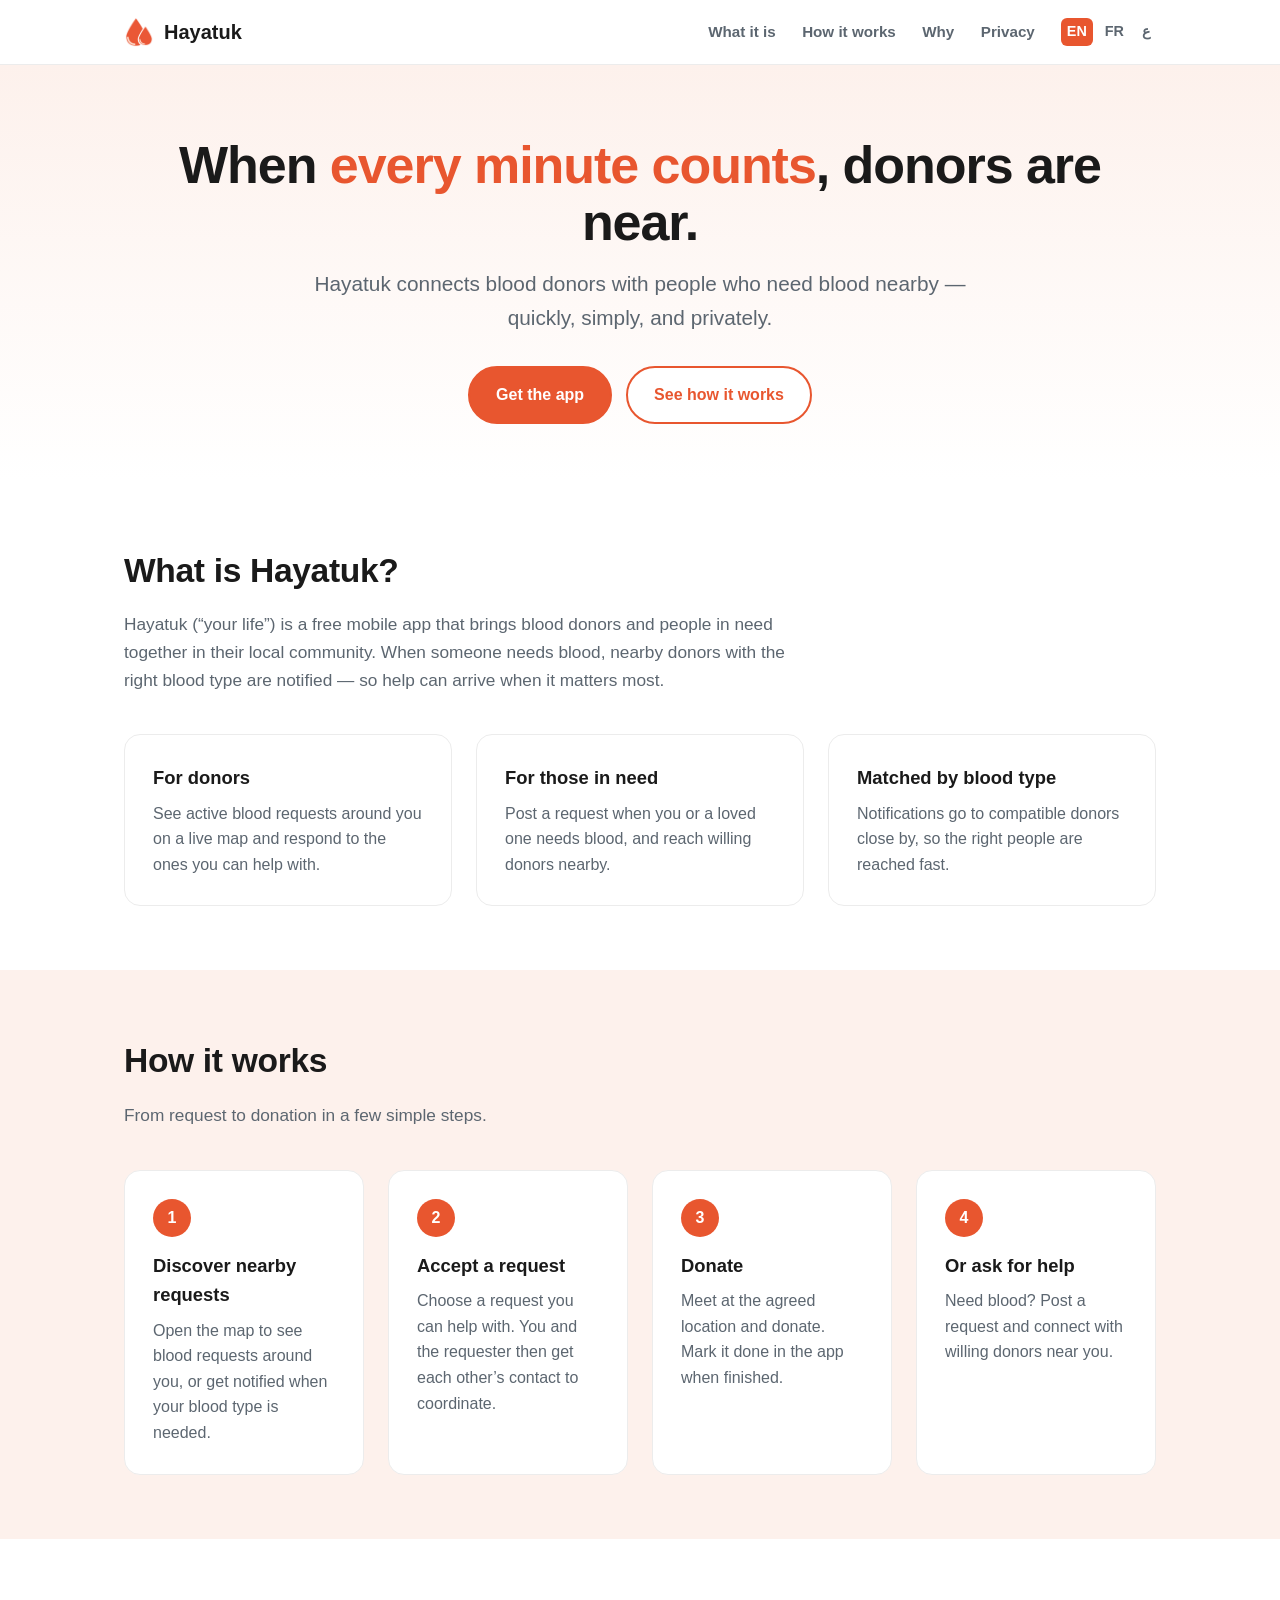
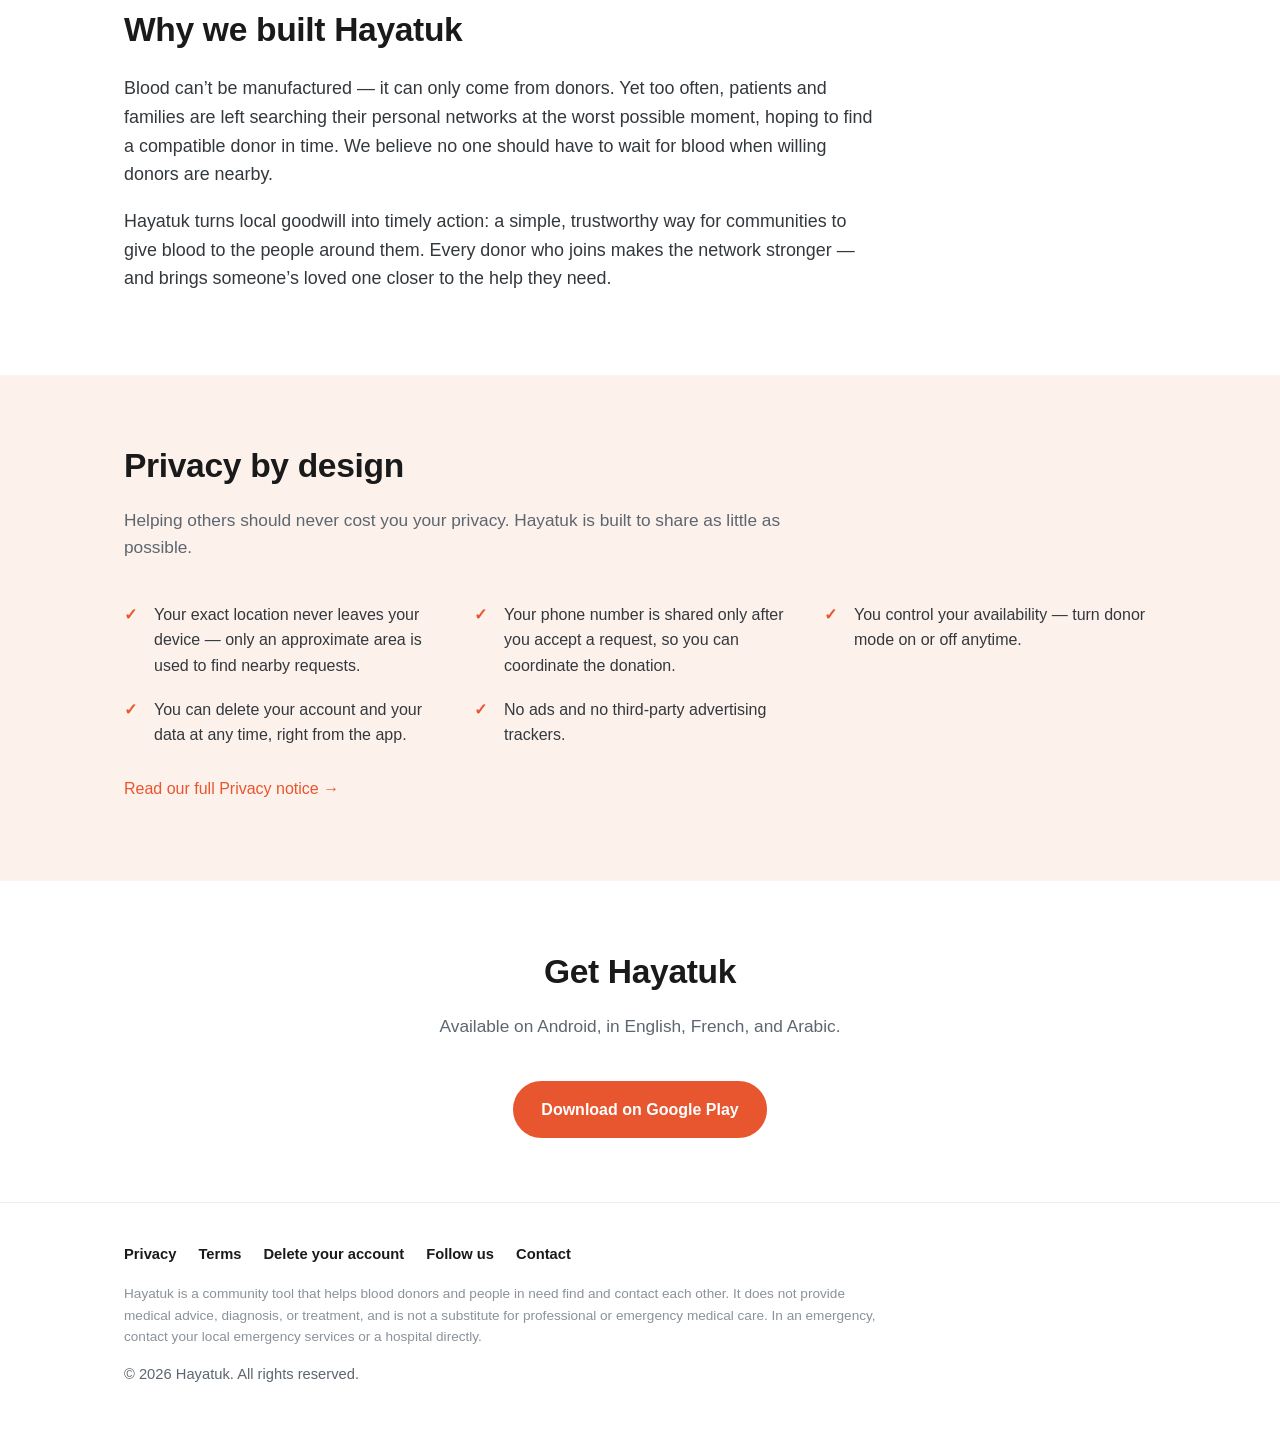
<file: index.html>
<!DOCTYPE html>
<html lang="en">
<head>
  <meta charset="UTF-8" />
  <meta name="viewport" content="width=device-width, initial-scale=1.0" />
  <title>Hayatuk — Connecting blood donors with nearby requests</title>
  <meta name="description" content="Hayatuk connects blood donors with people who need blood nearby — quickly, simply, and privately. Find requests around you, donate, and help save lives." />
  <meta name="theme-color" content="#e8562f" />
  <link rel="icon" href="logo.png" type="image/png" />
  <link rel="alternate" hreflang="en" href="https://hayatuk.org/index.html" />
  <link rel="alternate" hreflang="fr" href="https://hayatuk.org/fr.html" />
  <link rel="alternate" hreflang="ar" href="https://hayatuk.org/ar.html" />
  <meta property="og:title" content="Hayatuk — Connecting blood donors with nearby requests" />
  <meta property="og:description" content="When every minute counts, donors are near. Find blood requests near you, respond to the ones you can help with, and request blood when you need it." />
  <meta property="og:type" content="website" />
  <meta property="og:url" content="https://hayatuk.org" />
  <meta property="og:image" content="https://hayatuk.org/logo.png" />
  <meta property="og:image:width" content="512" />
  <meta property="og:image:height" content="512" />
  <meta name="twitter:card" content="summary" />
  <meta name="twitter:image" content="https://hayatuk.org/logo.png" />
  <link rel="stylesheet" href="styles.css" />
</head>
<body>
  <header>
    <div class="wrap nav">
      <a class="brand" href="#top">
        <img class="logo" src="logo.png" alt="Hayatuk logo" width="30" height="30" />
        Hayatuk
      </a>
      <div class="nav-right">
        <nav class="nav-links" aria-label="Primary">
          <a href="#what">What it is</a>
          <a href="#how">How it works</a>
          <a href="#why">Why</a>
          <a href="#privacy">Privacy</a>
        </nav>
        <div class="lang-switch" aria-label="Language">
          <a href="index.html" class="active" lang="en">EN</a>
          <a href="fr.html" lang="fr">FR</a>
          <a href="ar.html" lang="ar">ع</a>
        </div>
      </div>
    </div>
  </header>

  <main id="top">
    <section class="hero">
      <div class="wrap">
        <h1>When <span class="accent">every minute counts</span>, donors are near.</h1>
        <p class="lead">Hayatuk connects blood donors with people who need blood nearby — quickly, simply, and privately.</p>
        <div class="cta-row">
          <a class="btn" href="#get">Get the app</a>
          <a class="btn secondary" href="#how">See how it works</a>
        </div>
      </div>
    </section>

    <section id="what">
      <div class="wrap">
        <h2>What is Hayatuk?</h2>
        <p class="section-intro">Hayatuk (“your life”) is a free mobile app that brings blood donors and people in need together in their local community. When someone needs blood, nearby donors with the right blood type are notified — so help can arrive when it matters most.</p>
        <div class="grid">
          <div class="card"><h3>For donors</h3><p>See active blood requests around you on a live map and respond to the ones you can help with.</p></div>
          <div class="card"><h3>For those in need</h3><p>Post a request when you or a loved one needs blood, and reach willing donors nearby.</p></div>
          <div class="card"><h3>Matched by blood type</h3><p>Notifications go to compatible donors close by, so the right people are reached fast.</p></div>
        </div>
      </div>
    </section>

    <section id="how" class="alt">
      <div class="wrap">
        <h2>How it works</h2>
        <p class="section-intro">From request to donation in a few simple steps.</p>
        <div class="grid">
          <div class="card"><span class="num">1</span><h3>Discover nearby requests</h3><p>Open the map to see blood requests around you, or get notified when your blood type is needed.</p></div>
          <div class="card"><span class="num">2</span><h3>Accept a request</h3><p>Choose a request you can help with. You and the requester then get each other’s contact to coordinate.</p></div>
          <div class="card"><span class="num">3</span><h3>Donate</h3><p>Meet at the agreed location and donate. Mark it done in the app when finished.</p></div>
          <div class="card"><span class="num">4</span><h3>Or ask for help</h3><p>Need blood? Post a request and connect with willing donors near you.</p></div>
        </div>
      </div>
    </section>

    <section id="why" class="why">
      <div class="wrap">
        <h2>Why we built Hayatuk</h2>
        <p>Blood can’t be manufactured — it can only come from donors. Yet too often, patients and families are left searching their personal networks at the worst possible moment, hoping to find a compatible donor in time. We believe no one should have to wait for blood when willing donors are nearby.</p>
        <p>Hayatuk turns local goodwill into timely action: a simple, trustworthy way for communities to give blood to the people around them. Every donor who joins makes the network stronger — and brings someone’s loved one closer to the help they need.</p>
      </div>
    </section>

    <section id="privacy" class="alt">
      <div class="wrap">
        <h2>Privacy by design</h2>
        <p class="section-intro">Helping others should never cost you your privacy. Hayatuk is built to share as little as possible.</p>
        <ul class="privacy-list">
          <li>Your exact location never leaves your device — only an approximate area is used to find nearby requests.</li>
          <li>Your phone number is shared only after you accept a request, so you can coordinate the donation.</li>
          <li>You control your availability — turn donor mode on or off anytime.</li>
          <li>You can delete your account and your data at any time, right from the app.</li>
          <li>No ads and no third-party advertising trackers.</li>
        </ul>
        <p style="margin-top:28px;"><a href="privacy.html">Read our full Privacy notice →</a></p>
      </div>
    </section>

    <section id="get" style="text-align:center;">
      <div class="wrap">
        <h2>Get Hayatuk</h2>
        <p class="section-intro" style="margin-left:auto;margin-right:auto;">Available on Android, in English, French, and Arabic.</p>
        <div class="cta-row">
          <a class="btn" href="https://play.google.com/store/apps/details?id=io.github.hayatuk.hayatuk">Download on Google Play</a>
        </div>
      </div>
    </section>
  </main>

  <footer>
    <div class="wrap">
      <div class="foot-links">
        <a href="privacy.html">Privacy</a>
        <a href="terms.html">Terms</a>
        <a href="account-deletion.html">Delete your account</a>
        <a href="https://social.hayatuk.org" target="_blank" rel="noopener">Follow us</a>
        <a href="mailto:contact@hayatuk.org">Contact</a>
      </div>
      <p class="disclaimer">
        Hayatuk is a community tool that helps blood donors and people in need find and contact each other.
        It does not provide medical advice, diagnosis, or treatment, and is not a substitute for professional
        or emergency medical care. In an emergency, contact your local emergency services or a hospital directly.
      </p>
      <p>© <span id="yr">2026</span> Hayatuk. All rights reserved.</p>
    </div>
  </footer>

  <script>document.getElementById('yr').textContent = new Date().getFullYear();</script>
</body>
</html>
</file>
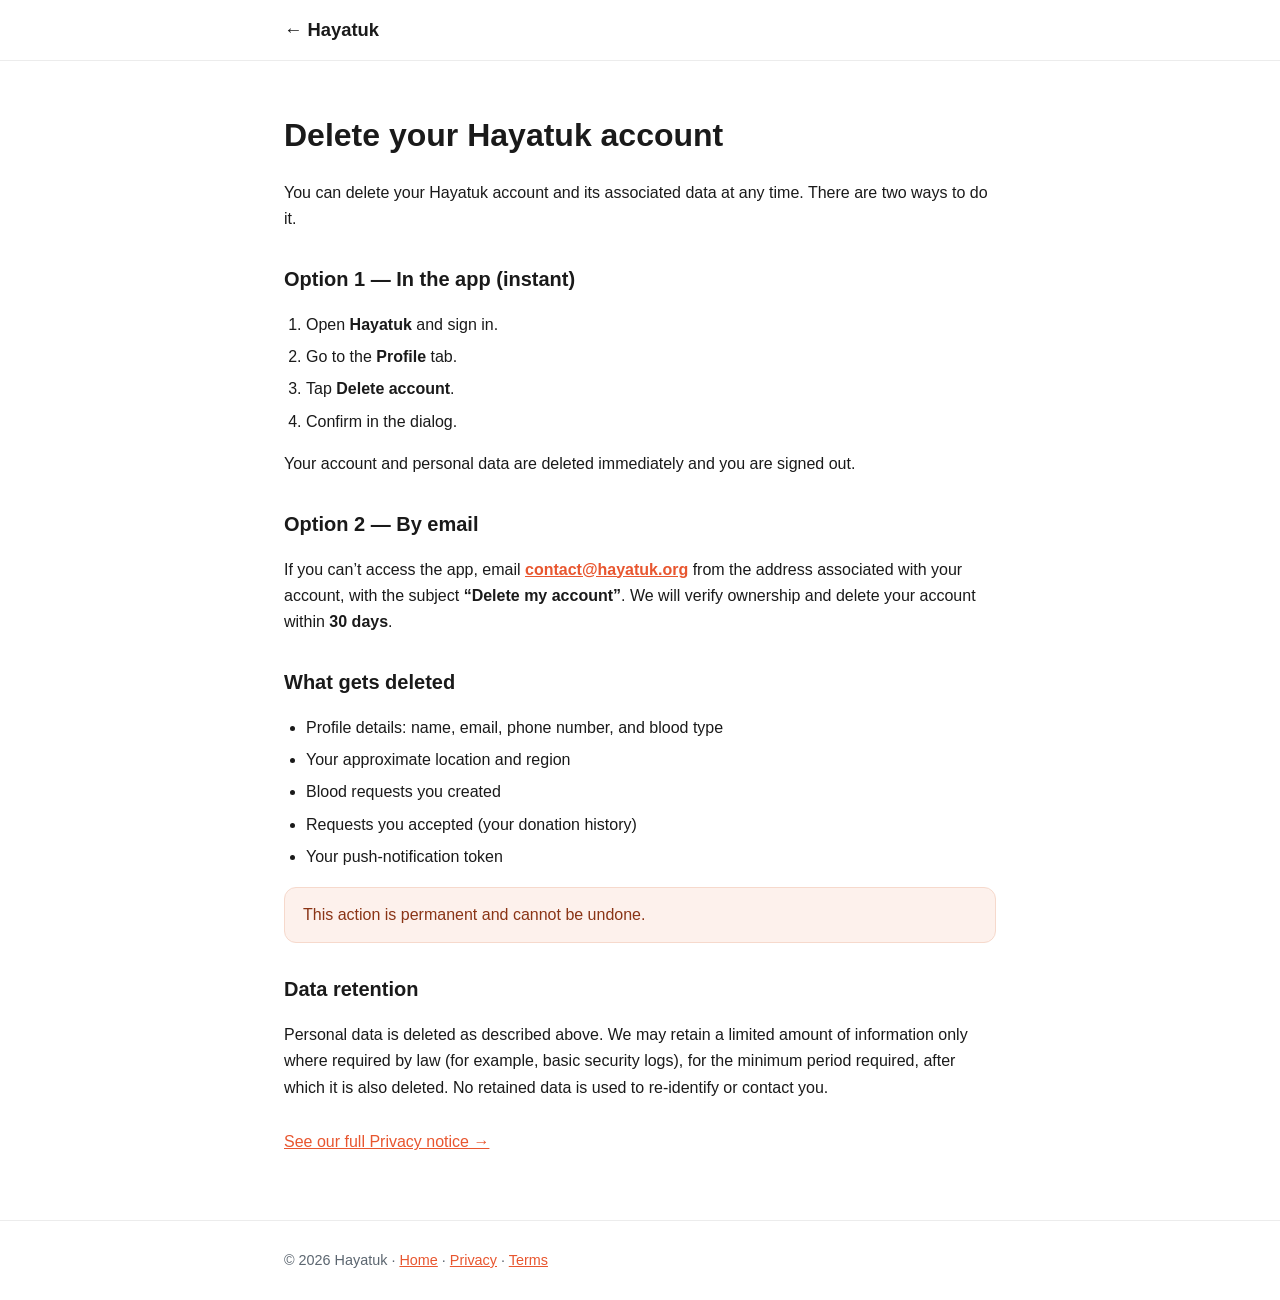
<file: account-deletion.html>
<!DOCTYPE html>
<html lang="en">
<head>
  <meta charset="UTF-8" />
  <meta name="viewport" content="width=device-width, initial-scale=1.0" />
  <title>Delete your account — Hayatuk</title>
  <meta name="description" content="How to delete your Hayatuk account and associated data, in the app or by email." />
  <style>
    :root { --orange:#e8562f; --ink:#1a1a1a; --muted:#5c6670; --border:#ececec; }
    *{box-sizing:border-box}
    body{margin:0;font-family:-apple-system,BlinkMacSystemFont,"Segoe UI",Roboto,Helvetica,Arial,sans-serif;color:var(--ink);line-height:1.65}
    a{color:var(--orange)}
    header{border-bottom:1px solid var(--border)}
    .wrap{max-width:760px;margin:0 auto;padding:0 24px}
    .nav{height:60px;display:flex;align-items:center;font-weight:800;font-size:1.15rem}
    .nav a{color:var(--ink);text-decoration:none}
    main{padding:48px 0}
    h1{font-size:2rem;margin:0 0 18px}
    h2{margin:30px 0 10px;font-size:1.25rem}
    ol,ul{padding-left:22px}
    li{margin:6px 0}
    .note{background:#fdf1ec;border:1px solid #f6d9cc;border-radius:12px;padding:14px 18px;color:#8a3415}
    footer{border-top:1px solid var(--border);padding:28px 0;color:var(--muted);font-size:.9rem}
  </style>
</head>
<body>
  <header><div class="wrap nav"><a href="index.html">← Hayatuk</a></div></header>
  <main>
    <div class="wrap">
      <h1>Delete your Hayatuk account</h1>
      <p>You can delete your Hayatuk account and its associated data at any time. There are two ways to do it.</p>

      <h2>Option 1 — In the app (instant)</h2>
      <ol>
        <li>Open <strong>Hayatuk</strong> and sign in.</li>
        <li>Go to the <strong>Profile</strong> tab.</li>
        <li>Tap <strong>Delete account</strong>.</li>
        <li>Confirm in the dialog.</li>
      </ol>
      <p>Your account and personal data are deleted immediately and you are signed out.</p>

      <h2>Option 2 — By email</h2>
      <p>If you can’t access the app, email <a href="mailto:contact@hayatuk.org?subject=Delete%20my%20account"><strong>contact@hayatuk.org</strong></a> from the address associated with your account, with the subject <strong>“Delete my account”</strong>. We will verify ownership and delete your account within <strong>30 days</strong>.</p>

      <h2>What gets deleted</h2>
      <ul>
        <li>Profile details: name, email, phone number, and blood type</li>
        <li>Your approximate location and region</li>
        <li>Blood requests you created</li>
        <li>Requests you accepted (your donation history)</li>
        <li>Your push-notification token</li>
      </ul>
      <p class="note">This action is permanent and cannot be undone.</p>

      <h2>Data retention</h2>
      <p>Personal data is deleted as described above. We may retain a limited amount of information only where required by law (for example, basic security logs), for the minimum period required, after which it is also deleted. No retained data is used to re-identify or contact you.</p>

      <p style="margin-top:28px;"><a href="privacy.html">See our full Privacy notice →</a></p>
    </div>
  </main>
  <footer><div class="wrap">© <span id="yr">2026</span> Hayatuk · <a href="index.html">Home</a> · <a href="privacy.html">Privacy</a> · <a href="terms.html">Terms</a></div></footer>
  <script>document.getElementById('yr').textContent=new Date().getFullYear();</script>
</body>
</html>
</file>
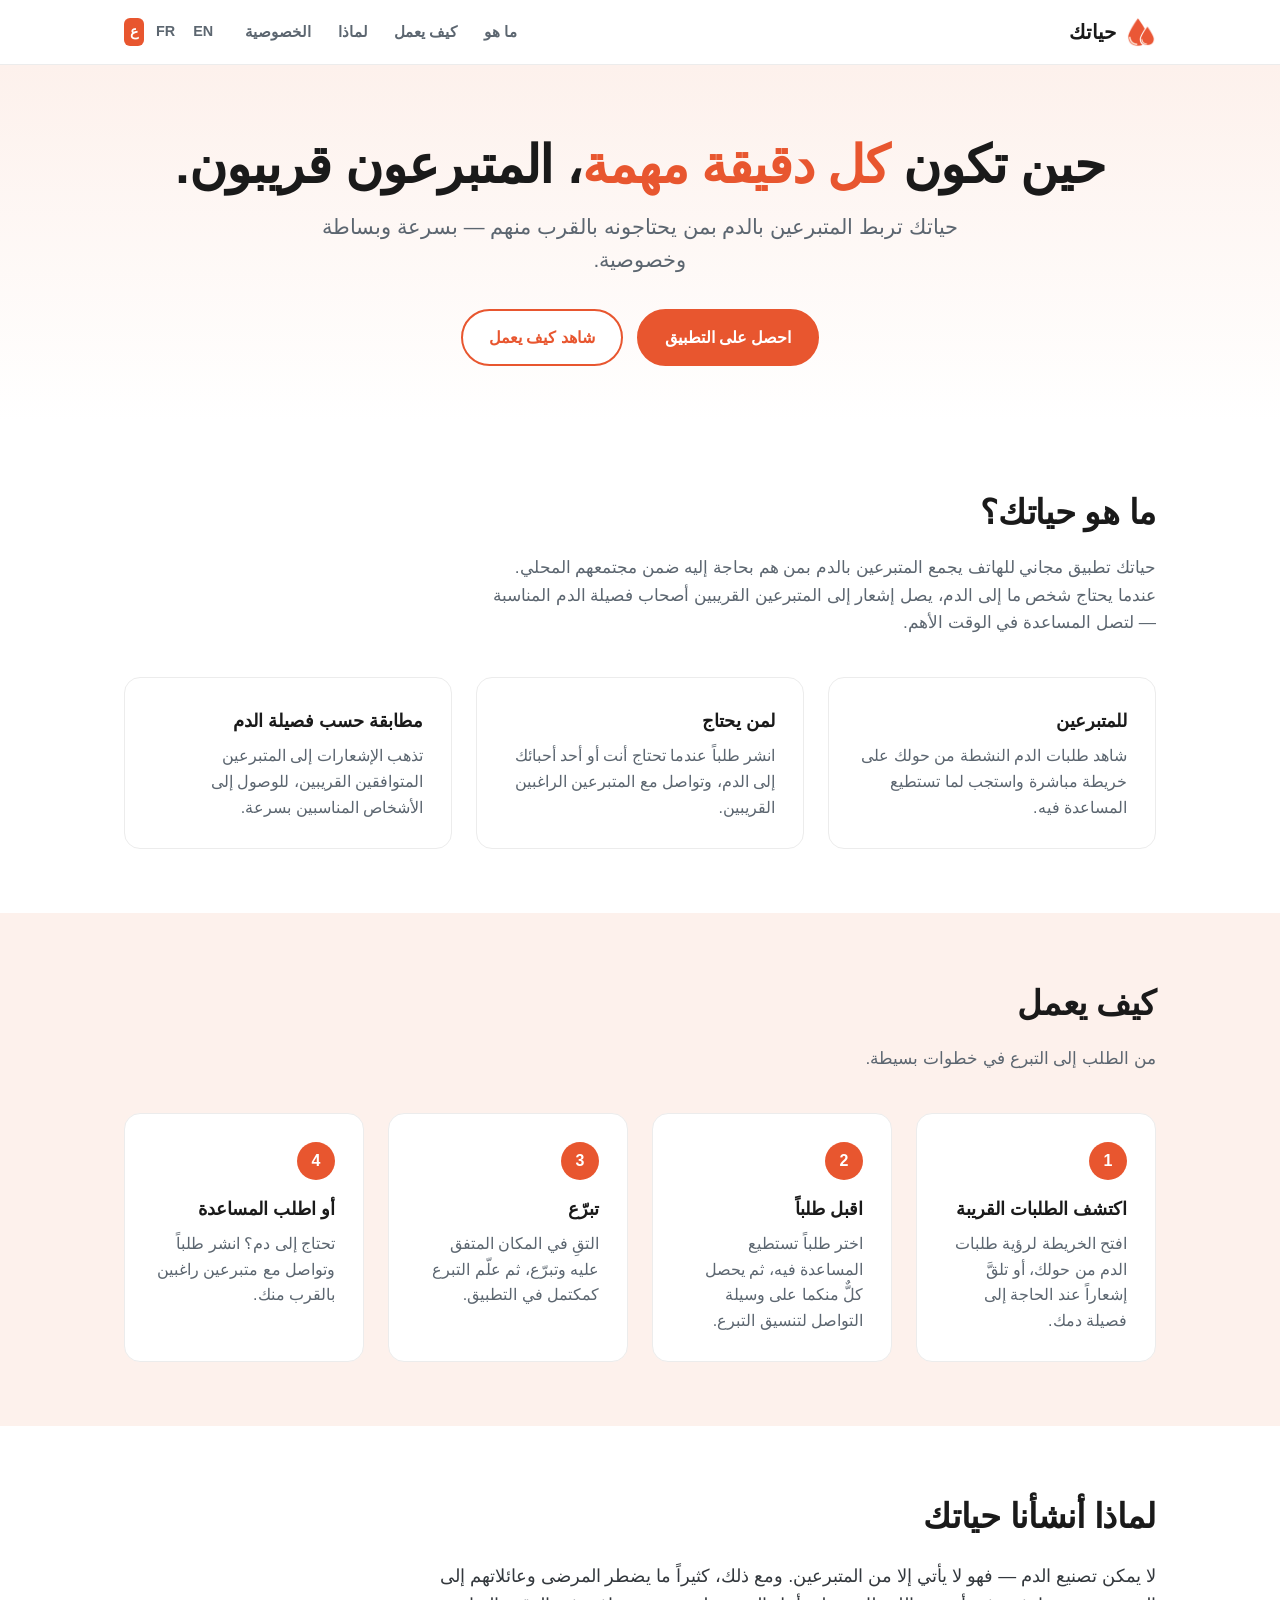
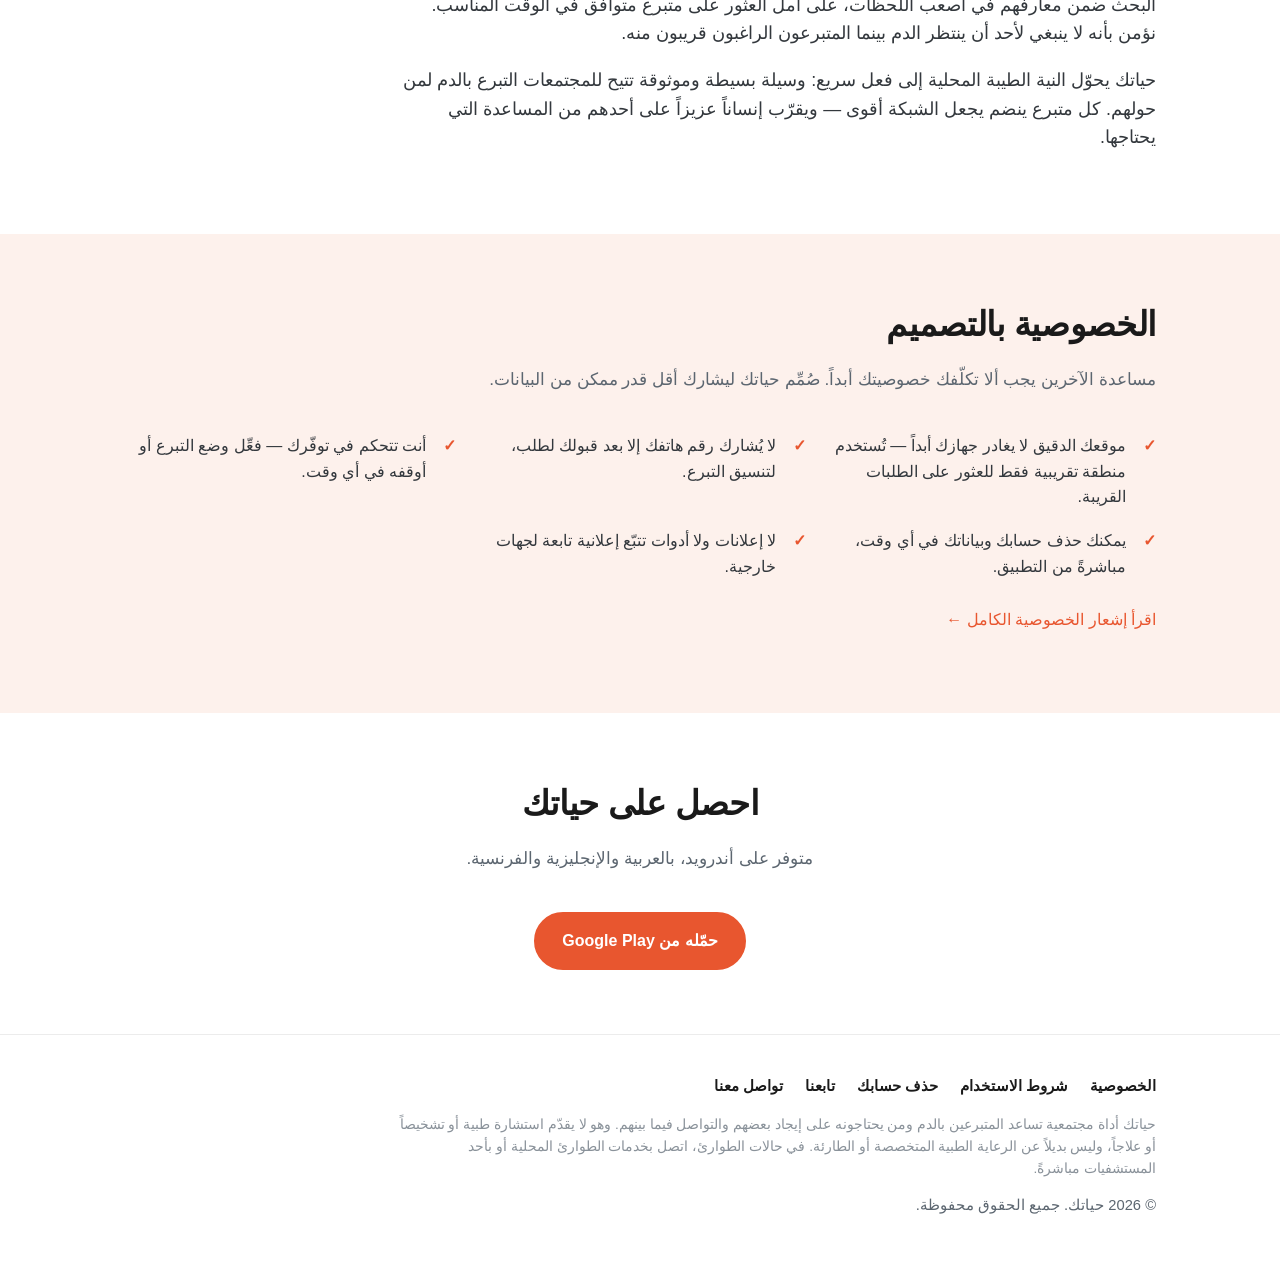
<file: ar.html>
<!DOCTYPE html>
<html lang="ar" dir="rtl">
<head>
  <meta charset="UTF-8" />
  <meta name="viewport" content="width=device-width, initial-scale=1.0" />
  <title>حياتك — نربط المتبرعين بالدم بالطلبات القريبة</title>
  <meta name="description" content="حياتك تربط المتبرعين بالدم بمن يحتاجونه بالقرب منهم — بسرعة وبساطة وخصوصية. اعثر على الطلبات القريبة، تبرّع، وساعد في إنقاذ الأرواح." />
  <meta name="theme-color" content="#e8562f" />
  <link rel="icon" href="logo.png" type="image/png" />
  <link rel="alternate" hreflang="en" href="https://hayatuk.org/index.html" />
  <link rel="alternate" hreflang="fr" href="https://hayatuk.org/fr.html" />
  <link rel="alternate" hreflang="ar" href="https://hayatuk.org/ar.html" />
  <meta property="og:title" content="حياتك — المتبرعون بالدم والطلبات القريبة" />
  <meta property="og:description" content="حين تكون كل دقيقة مهمة، المتبرعون قريبون. اعثر على طلبات الدم القريبة منك، واستجب لما تستطيع المساعدة فيه، واطلب الدم عند الحاجة." />
  <meta property="og:type" content="website" />
  <meta property="og:url" content="https://hayatuk.org/ar.html" />
  <meta property="og:image" content="https://hayatuk.org/logo.png" />
  <meta property="og:image:width" content="512" />
  <meta property="og:image:height" content="512" />
  <meta name="twitter:card" content="summary" />
  <meta name="twitter:image" content="https://hayatuk.org/logo.png" />
  <link rel="stylesheet" href="styles.css" />
</head>
<body>
  <header>
    <div class="wrap nav">
      <a class="brand" href="#top">
        <img class="logo" src="logo.png" alt="شعار حياتك" width="30" height="30" />
        حياتك
      </a>
      <div class="nav-right">
        <nav class="nav-links" aria-label="القائمة الرئيسية">
          <a href="#what">ما هو</a>
          <a href="#how">كيف يعمل</a>
          <a href="#why">لماذا</a>
          <a href="#privacy">الخصوصية</a>
        </nav>
        <div class="lang-switch" aria-label="اللغة">
          <a href="index.html" lang="en">EN</a>
          <a href="fr.html" lang="fr">FR</a>
          <a href="ar.html" class="active" lang="ar">ع</a>
        </div>
      </div>
    </div>
  </header>

  <main id="top">
    <section class="hero">
      <div class="wrap">
        <h1>حين تكون <span class="accent">كل دقيقة مهمة</span>، المتبرعون قريبون.</h1>
        <p class="lead">حياتك تربط المتبرعين بالدم بمن يحتاجونه بالقرب منهم — بسرعة وبساطة وخصوصية.</p>
        <div class="cta-row">
          <a class="btn" href="#get">احصل على التطبيق</a>
          <a class="btn secondary" href="#how">شاهد كيف يعمل</a>
        </div>
      </div>
    </section>

    <section id="what">
      <div class="wrap">
        <h2>ما هو حياتك؟</h2>
        <p class="section-intro">حياتك تطبيق مجاني للهاتف يجمع المتبرعين بالدم بمن هم بحاجة إليه ضمن مجتمعهم المحلي. عندما يحتاج شخص ما إلى الدم، يصل إشعار إلى المتبرعين القريبين أصحاب فصيلة الدم المناسبة — لتصل المساعدة في الوقت الأهم.</p>
        <div class="grid">
          <div class="card"><h3>للمتبرعين</h3><p>شاهد طلبات الدم النشطة من حولك على خريطة مباشرة واستجب لما تستطيع المساعدة فيه.</p></div>
          <div class="card"><h3>لمن يحتاج</h3><p>انشر طلباً عندما تحتاج أنت أو أحد أحبائك إلى الدم، وتواصل مع المتبرعين الراغبين القريبين.</p></div>
          <div class="card"><h3>مطابقة حسب فصيلة الدم</h3><p>تذهب الإشعارات إلى المتبرعين المتوافقين القريبين، للوصول إلى الأشخاص المناسبين بسرعة.</p></div>
        </div>
      </div>
    </section>

    <section id="how" class="alt">
      <div class="wrap">
        <h2>كيف يعمل</h2>
        <p class="section-intro">من الطلب إلى التبرع في خطوات بسيطة.</p>
        <div class="grid">
          <div class="card"><span class="num">1</span><h3>اكتشف الطلبات القريبة</h3><p>افتح الخريطة لرؤية طلبات الدم من حولك، أو تلقَّ إشعاراً عند الحاجة إلى فصيلة دمك.</p></div>
          <div class="card"><span class="num">2</span><h3>اقبل طلباً</h3><p>اختر طلباً تستطيع المساعدة فيه، ثم يحصل كلٌّ منكما على وسيلة التواصل لتنسيق التبرع.</p></div>
          <div class="card"><span class="num">3</span><h3>تبرّع</h3><p>التقِ في المكان المتفق عليه وتبرّع، ثم علّم التبرع كمكتمل في التطبيق.</p></div>
          <div class="card"><span class="num">4</span><h3>أو اطلب المساعدة</h3><p>تحتاج إلى دم؟ انشر طلباً وتواصل مع متبرعين راغبين بالقرب منك.</p></div>
        </div>
      </div>
    </section>

    <section id="why" class="why">
      <div class="wrap">
        <h2>لماذا أنشأنا حياتك</h2>
        <p>لا يمكن تصنيع الدم — فهو لا يأتي إلا من المتبرعين. ومع ذلك، كثيراً ما يضطر المرضى وعائلاتهم إلى البحث ضمن معارفهم في أصعب اللحظات، على أمل العثور على متبرع متوافق في الوقت المناسب. نؤمن بأنه لا ينبغي لأحد أن ينتظر الدم بينما المتبرعون الراغبون قريبون منه.</p>
        <p>حياتك يحوّل النية الطيبة المحلية إلى فعل سريع: وسيلة بسيطة وموثوقة تتيح للمجتمعات التبرع بالدم لمن حولهم. كل متبرع ينضم يجعل الشبكة أقوى — ويقرّب إنساناً عزيزاً على أحدهم من المساعدة التي يحتاجها.</p>
      </div>
    </section>

    <section id="privacy" class="alt">
      <div class="wrap">
        <h2>الخصوصية بالتصميم</h2>
        <p class="section-intro">مساعدة الآخرين يجب ألا تكلّفك خصوصيتك أبداً. صُمِّم حياتك ليشارك أقل قدر ممكن من البيانات.</p>
        <ul class="privacy-list">
          <li>موقعك الدقيق لا يغادر جهازك أبداً — تُستخدم منطقة تقريبية فقط للعثور على الطلبات القريبة.</li>
          <li>لا يُشارك رقم هاتفك إلا بعد قبولك لطلب، لتنسيق التبرع.</li>
          <li>أنت تتحكم في توفّرك — فعِّل وضع التبرع أو أوقفه في أي وقت.</li>
          <li>يمكنك حذف حسابك وبياناتك في أي وقت، مباشرةً من التطبيق.</li>
          <li>لا إعلانات ولا أدوات تتبّع إعلانية تابعة لجهات خارجية.</li>
        </ul>
        <p style="margin-top:28px;"><a href="privacy.html">اقرأ إشعار الخصوصية الكامل ←</a></p>
      </div>
    </section>

    <section id="get" style="text-align:center;">
      <div class="wrap">
        <h2>احصل على حياتك</h2>
        <p class="section-intro" style="margin-left:auto;margin-right:auto;">متوفر على أندرويد، بالعربية والإنجليزية والفرنسية.</p>
        <div class="cta-row">
          <a class="btn" href="https://play.google.com/store/apps/details?id=io.github.hayatuk.hayatuk">حمّله من Google Play</a>
        </div>
      </div>
    </section>
  </main>

  <footer>
    <div class="wrap">
      <div class="foot-links">
        <a href="privacy.html">الخصوصية</a>
        <a href="terms.html">شروط الاستخدام</a>
        <a href="account-deletion.html">حذف حسابك</a>
        <a href="https://social.hayatuk.org" target="_blank" rel="noopener">تابعنا</a>
        <a href="mailto:contact@hayatuk.org">تواصل معنا</a>
      </div>
      <p class="disclaimer">
        حياتك أداة مجتمعية تساعد المتبرعين بالدم ومن يحتاجونه على إيجاد بعضهم والتواصل فيما بينهم.
        وهو لا يقدّم استشارة طبية أو تشخيصاً أو علاجاً، وليس بديلاً عن الرعاية الطبية المتخصصة أو الطارئة.
        في حالات الطوارئ، اتصل بخدمات الطوارئ المحلية أو بأحد المستشفيات مباشرةً.
      </p>
      <p>© <span id="yr">2026</span> حياتك. جميع الحقوق محفوظة.</p>
    </div>
  </footer>

  <script>document.getElementById('yr').textContent = new Date().getFullYear();</script>
</body>
</html>
</file>
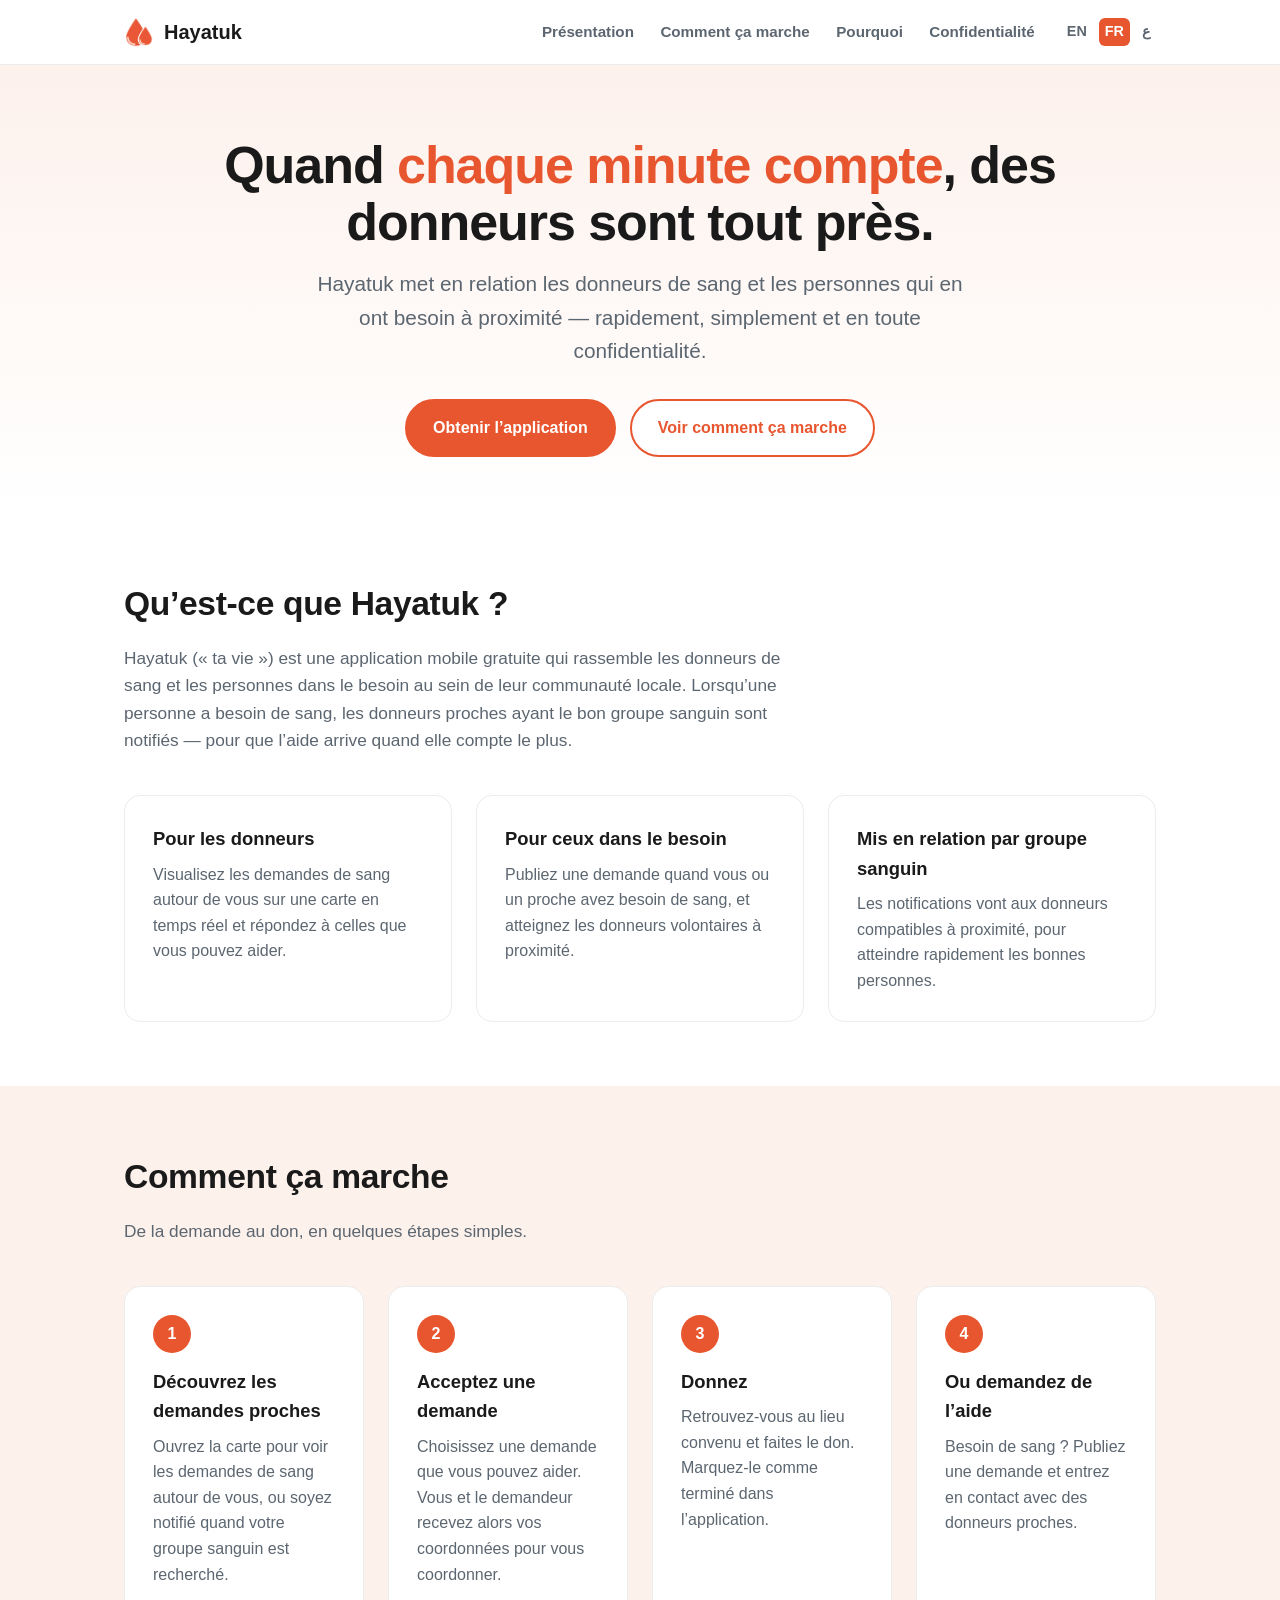
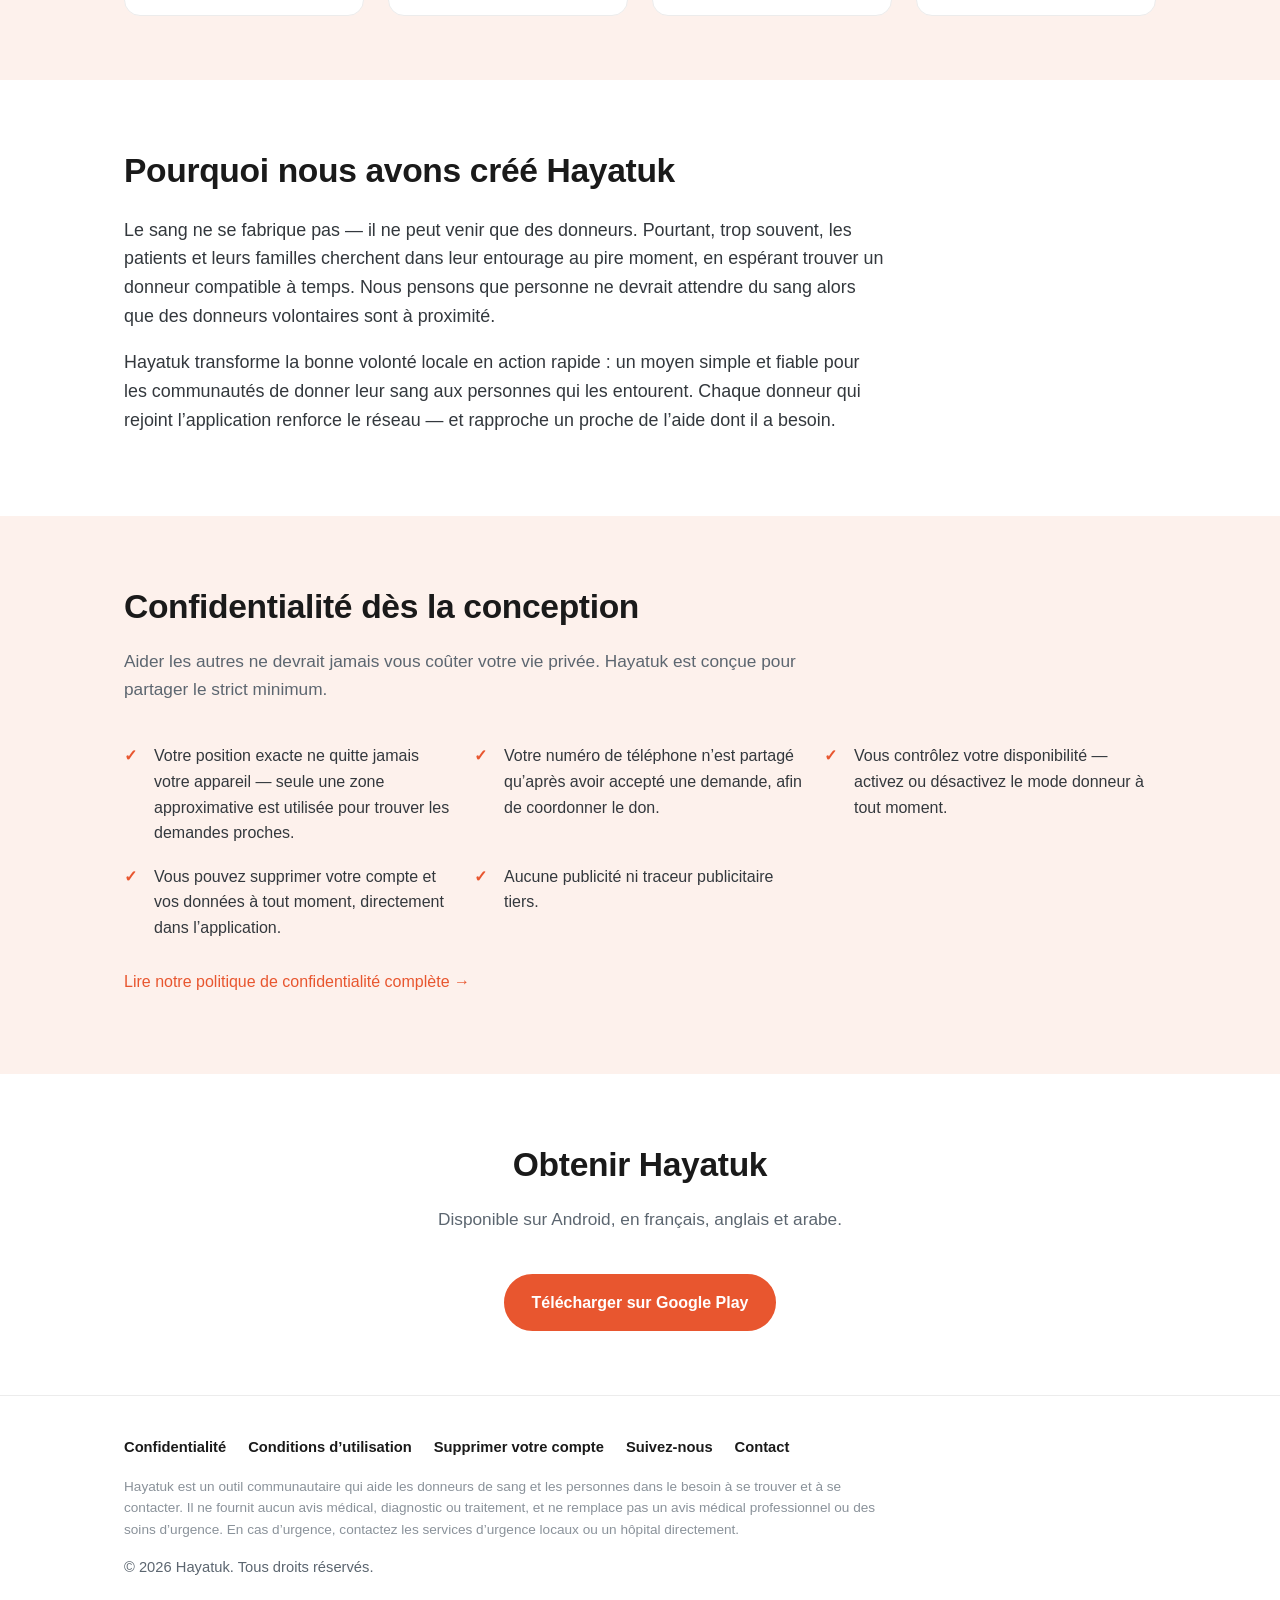
<file: fr.html>
<!DOCTYPE html>
<html lang="fr">
<head>
  <meta charset="UTF-8" />
  <meta name="viewport" content="width=device-width, initial-scale=1.0" />
  <title>Hayatuk — Mettre en relation donneurs et demandes de sang à proximité</title>
  <meta name="description" content="Hayatuk met en relation les donneurs de sang et les personnes qui en ont besoin à proximité — rapidement, simplement et en toute confidentialité." />
  <meta name="theme-color" content="#e8562f" />
  <link rel="icon" href="logo.png" type="image/png" />
  <link rel="alternate" hreflang="en" href="https://hayatuk.org/index.html" />
  <link rel="alternate" hreflang="fr" href="https://hayatuk.org/fr.html" />
  <link rel="alternate" hreflang="ar" href="https://hayatuk.org/ar.html" />
  <meta property="og:title" content="Hayatuk — Donneurs et demandes de sang à proximité" />
  <meta property="og:description" content="Quand chaque minute compte, des donneurs sont tout près. Trouvez les demandes de sang près de chez vous, répondez à celles que vous pouvez aider, et demandez du sang quand vous en avez besoin." />
  <meta property="og:type" content="website" />
  <meta property="og:url" content="https://hayatuk.org/fr.html" />
  <meta property="og:image" content="https://hayatuk.org/logo.png" />
  <meta property="og:image:width" content="512" />
  <meta property="og:image:height" content="512" />
  <meta name="twitter:card" content="summary" />
  <meta name="twitter:image" content="https://hayatuk.org/logo.png" />
  <link rel="stylesheet" href="styles.css" />
</head>
<body>
  <header>
    <div class="wrap nav">
      <a class="brand" href="#top">
        <img class="logo" src="logo.png" alt="Logo Hayatuk" width="30" height="30" />
        Hayatuk
      </a>
      <div class="nav-right">
        <nav class="nav-links" aria-label="Principale">
          <a href="#what">Présentation</a>
          <a href="#how">Comment ça marche</a>
          <a href="#why">Pourquoi</a>
          <a href="#privacy">Confidentialité</a>
        </nav>
        <div class="lang-switch" aria-label="Langue">
          <a href="index.html" lang="en">EN</a>
          <a href="fr.html" class="active" lang="fr">FR</a>
          <a href="ar.html" lang="ar">ع</a>
        </div>
      </div>
    </div>
  </header>

  <main id="top">
    <section class="hero">
      <div class="wrap">
        <h1>Quand <span class="accent">chaque minute compte</span>, des donneurs sont tout près.</h1>
        <p class="lead">Hayatuk met en relation les donneurs de sang et les personnes qui en ont besoin à proximité — rapidement, simplement et en toute confidentialité.</p>
        <div class="cta-row">
          <a class="btn" href="#get">Obtenir l’application</a>
          <a class="btn secondary" href="#how">Voir comment ça marche</a>
        </div>
      </div>
    </section>

    <section id="what">
      <div class="wrap">
        <h2>Qu’est-ce que Hayatuk ?</h2>
        <p class="section-intro">Hayatuk (« ta vie ») est une application mobile gratuite qui rassemble les donneurs de sang et les personnes dans le besoin au sein de leur communauté locale. Lorsqu’une personne a besoin de sang, les donneurs proches ayant le bon groupe sanguin sont notifiés — pour que l’aide arrive quand elle compte le plus.</p>
        <div class="grid">
          <div class="card"><h3>Pour les donneurs</h3><p>Visualisez les demandes de sang autour de vous sur une carte en temps réel et répondez à celles que vous pouvez aider.</p></div>
          <div class="card"><h3>Pour ceux dans le besoin</h3><p>Publiez une demande quand vous ou un proche avez besoin de sang, et atteignez les donneurs volontaires à proximité.</p></div>
          <div class="card"><h3>Mis en relation par groupe sanguin</h3><p>Les notifications vont aux donneurs compatibles à proximité, pour atteindre rapidement les bonnes personnes.</p></div>
        </div>
      </div>
    </section>

    <section id="how" class="alt">
      <div class="wrap">
        <h2>Comment ça marche</h2>
        <p class="section-intro">De la demande au don, en quelques étapes simples.</p>
        <div class="grid">
          <div class="card"><span class="num">1</span><h3>Découvrez les demandes proches</h3><p>Ouvrez la carte pour voir les demandes de sang autour de vous, ou soyez notifié quand votre groupe sanguin est recherché.</p></div>
          <div class="card"><span class="num">2</span><h3>Acceptez une demande</h3><p>Choisissez une demande que vous pouvez aider. Vous et le demandeur recevez alors vos coordonnées pour vous coordonner.</p></div>
          <div class="card"><span class="num">3</span><h3>Donnez</h3><p>Retrouvez-vous au lieu convenu et faites le don. Marquez-le comme terminé dans l’application.</p></div>
          <div class="card"><span class="num">4</span><h3>Ou demandez de l’aide</h3><p>Besoin de sang ? Publiez une demande et entrez en contact avec des donneurs proches.</p></div>
        </div>
      </div>
    </section>

    <section id="why" class="why">
      <div class="wrap">
        <h2>Pourquoi nous avons créé Hayatuk</h2>
        <p>Le sang ne se fabrique pas — il ne peut venir que des donneurs. Pourtant, trop souvent, les patients et leurs familles cherchent dans leur entourage au pire moment, en espérant trouver un donneur compatible à temps. Nous pensons que personne ne devrait attendre du sang alors que des donneurs volontaires sont à proximité.</p>
        <p>Hayatuk transforme la bonne volonté locale en action rapide : un moyen simple et fiable pour les communautés de donner leur sang aux personnes qui les entourent. Chaque donneur qui rejoint l’application renforce le réseau — et rapproche un proche de l’aide dont il a besoin.</p>
      </div>
    </section>

    <section id="privacy" class="alt">
      <div class="wrap">
        <h2>Confidentialité dès la conception</h2>
        <p class="section-intro">Aider les autres ne devrait jamais vous coûter votre vie privée. Hayatuk est conçue pour partager le strict minimum.</p>
        <ul class="privacy-list">
          <li>Votre position exacte ne quitte jamais votre appareil — seule une zone approximative est utilisée pour trouver les demandes proches.</li>
          <li>Votre numéro de téléphone n’est partagé qu’après avoir accepté une demande, afin de coordonner le don.</li>
          <li>Vous contrôlez votre disponibilité — activez ou désactivez le mode donneur à tout moment.</li>
          <li>Vous pouvez supprimer votre compte et vos données à tout moment, directement dans l’application.</li>
          <li>Aucune publicité ni traceur publicitaire tiers.</li>
        </ul>
        <p style="margin-top:28px;"><a href="privacy.html">Lire notre politique de confidentialité complète →</a></p>
      </div>
    </section>

    <section id="get" style="text-align:center;">
      <div class="wrap">
        <h2>Obtenir Hayatuk</h2>
        <p class="section-intro" style="margin-left:auto;margin-right:auto;">Disponible sur Android, en français, anglais et arabe.</p>
        <div class="cta-row">
          <a class="btn" href="https://play.google.com/store/apps/details?id=io.github.hayatuk.hayatuk">Télécharger sur Google Play</a>
        </div>
      </div>
    </section>
  </main>

  <footer>
    <div class="wrap">
      <div class="foot-links">
        <a href="privacy.html">Confidentialité</a>
        <a href="terms.html">Conditions d’utilisation</a>
        <a href="account-deletion.html">Supprimer votre compte</a>
        <a href="https://social.hayatuk.org" target="_blank" rel="noopener">Suivez-nous</a>
        <a href="mailto:contact@hayatuk.org">Contact</a>
      </div>
      <p class="disclaimer">
        Hayatuk est un outil communautaire qui aide les donneurs de sang et les personnes dans le besoin à se trouver et à se contacter.
        Il ne fournit aucun avis médical, diagnostic ou traitement, et ne remplace pas un avis médical professionnel ou des soins d’urgence.
        En cas d’urgence, contactez les services d’urgence locaux ou un hôpital directement.
      </p>
      <p>© <span id="yr">2026</span> Hayatuk. Tous droits réservés.</p>
    </div>
  </footer>

  <script>document.getElementById('yr').textContent = new Date().getFullYear();</script>
</body>
</html>
</file>
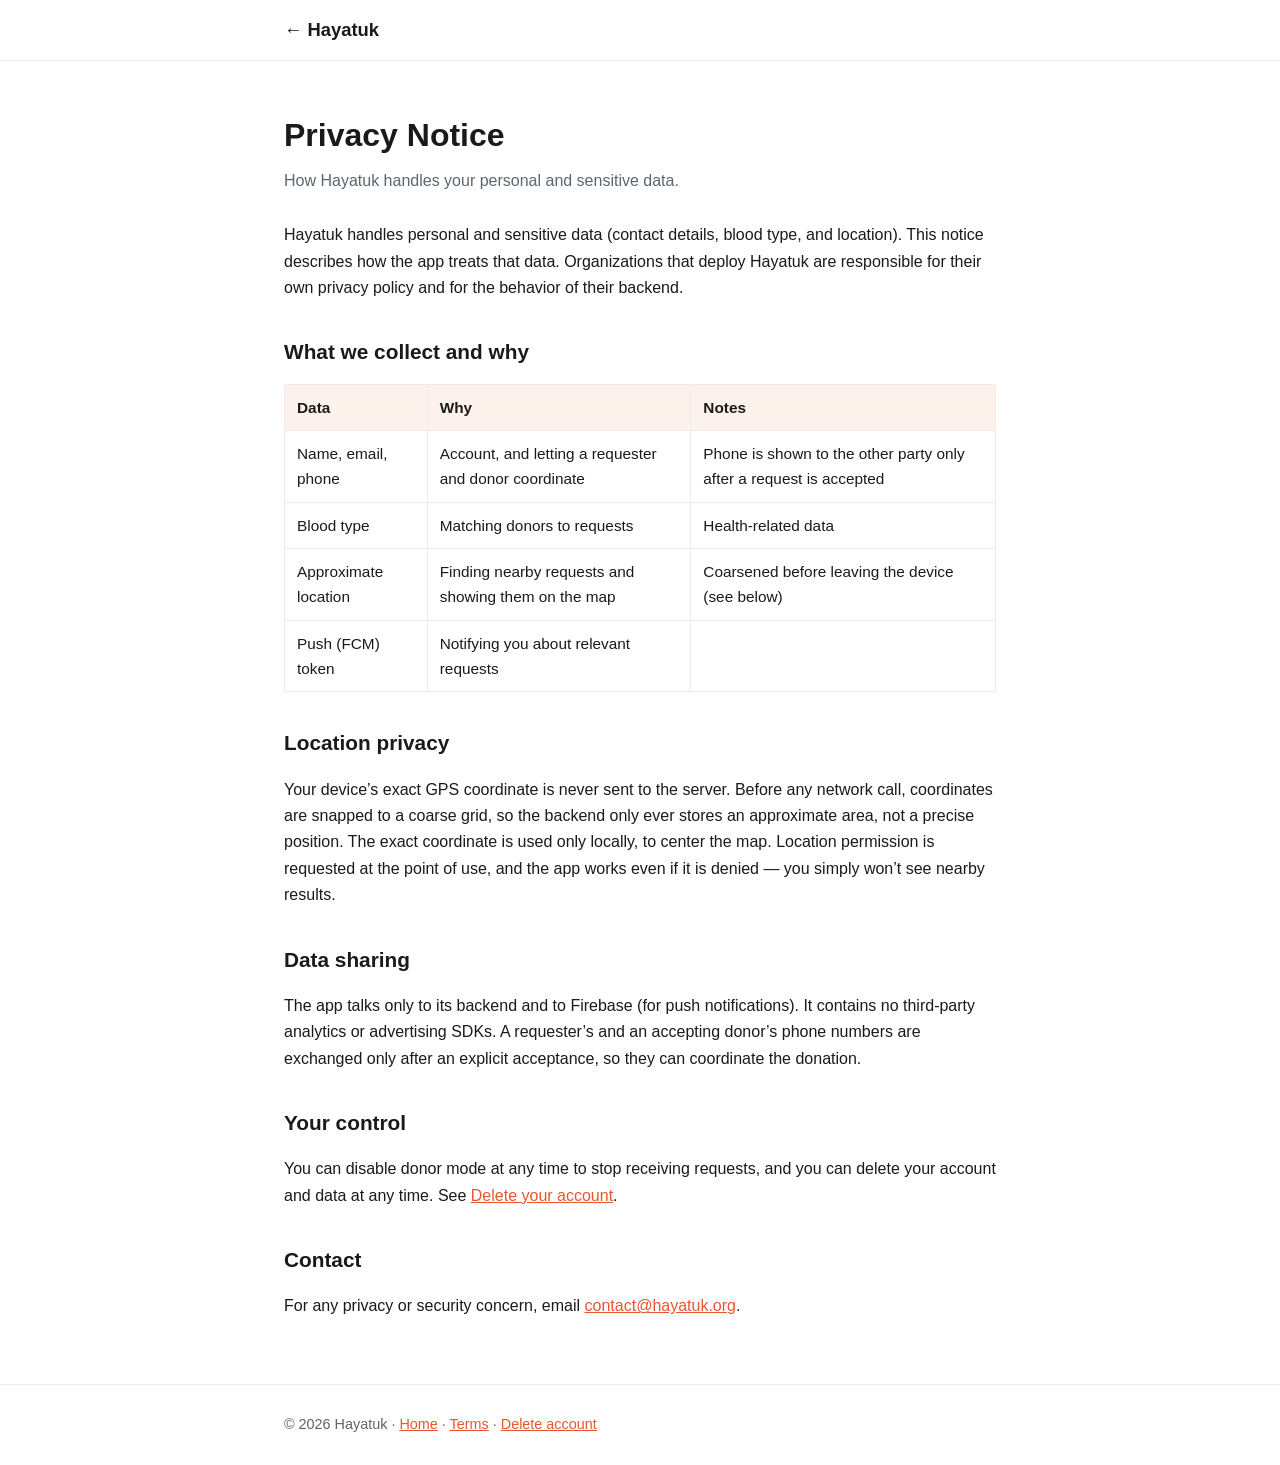
<file: privacy.html>
<!DOCTYPE html>
<html lang="en">
<head>
  <meta charset="UTF-8" />
  <meta name="viewport" content="width=device-width, initial-scale=1.0" />
  <title>Privacy Notice — Hayatuk</title>
  <meta name="description" content="How Hayatuk handles your personal data, including location, contact details, and blood type." />
  <style>
    :root { --orange:#e8562f; --ink:#1a1a1a; --muted:#5c6670; --border:#ececec; }
    *{box-sizing:border-box}
    body{margin:0;font-family:-apple-system,BlinkMacSystemFont,"Segoe UI",Roboto,Helvetica,Arial,sans-serif;color:var(--ink);line-height:1.65}
    a{color:var(--orange)}
    header{border-bottom:1px solid var(--border)}
    .wrap{max-width:760px;margin:0 auto;padding:0 24px}
    .nav{height:60px;display:flex;align-items:center;font-weight:800;font-size:1.15rem}
    .nav a{color:var(--ink);text-decoration:none}
    main{padding:48px 0}
    h1{font-size:2rem;margin:0 0 6px}
    .updated{color:var(--muted);margin:0 0 28px}
    h2{margin:34px 0 10px;font-size:1.3rem}
    table{border-collapse:collapse;width:100%;margin:14px 0}
    th,td{border:1px solid var(--border);padding:10px 12px;text-align:left;vertical-align:top;font-size:.96rem}
    th{background:#fdf1ec}
    footer{border-top:1px solid var(--border);padding:28px 0;color:var(--muted);font-size:.9rem}
  </style>
</head>
<body>
  <header><div class="wrap nav"><a href="index.html">← Hayatuk</a></div></header>
  <main>
    <div class="wrap">
      <h1>Privacy Notice</h1>
      <p class="updated">How Hayatuk handles your personal and sensitive data.</p>

      <p>Hayatuk handles personal and sensitive data (contact details, blood type, and location). This notice describes how the app treats that data. Organizations that deploy Hayatuk are responsible for their own privacy policy and for the behavior of their backend.</p>

      <h2>What we collect and why</h2>
      <table>
        <thead><tr><th>Data</th><th>Why</th><th>Notes</th></tr></thead>
        <tbody>
          <tr><td>Name, email, phone</td><td>Account, and letting a requester and donor coordinate</td><td>Phone is shown to the other party only after a request is accepted</td></tr>
          <tr><td>Blood type</td><td>Matching donors to requests</td><td>Health-related data</td></tr>
          <tr><td>Approximate location</td><td>Finding nearby requests and showing them on the map</td><td>Coarsened before leaving the device (see below)</td></tr>
          <tr><td>Push (FCM) token</td><td>Notifying you about relevant requests</td><td></td></tr>
        </tbody>
      </table>

      <h2>Location privacy</h2>
      <p>Your device’s exact GPS coordinate is never sent to the server. Before any network call, coordinates are snapped to a coarse grid, so the backend only ever stores an approximate area, not a precise position. The exact coordinate is used only locally, to center the map. Location permission is requested at the point of use, and the app works even if it is denied — you simply won’t see nearby results.</p>

      <h2>Data sharing</h2>
      <p>The app talks only to its backend and to Firebase (for push notifications). It contains no third-party analytics or advertising SDKs. A requester’s and an accepting donor’s phone numbers are exchanged only after an explicit acceptance, so they can coordinate the donation.</p>

      <h2>Your control</h2>
      <p>You can disable donor mode at any time to stop receiving requests, and you can delete your account and data at any time. See <a href="account-deletion.html">Delete your account</a>.</p>

      <h2>Contact</h2>
      <p>For any privacy or security concern, email <a href="mailto:contact@hayatuk.org">contact@hayatuk.org</a>.</p>
    </div>
  </main>
  <footer><div class="wrap">© <span id="yr">2026</span> Hayatuk · <a href="index.html">Home</a> · <a href="terms.html">Terms</a> · <a href="account-deletion.html">Delete account</a></div></footer>
  <script>document.getElementById('yr').textContent=new Date().getFullYear();</script>
</body>
</html>
</file>
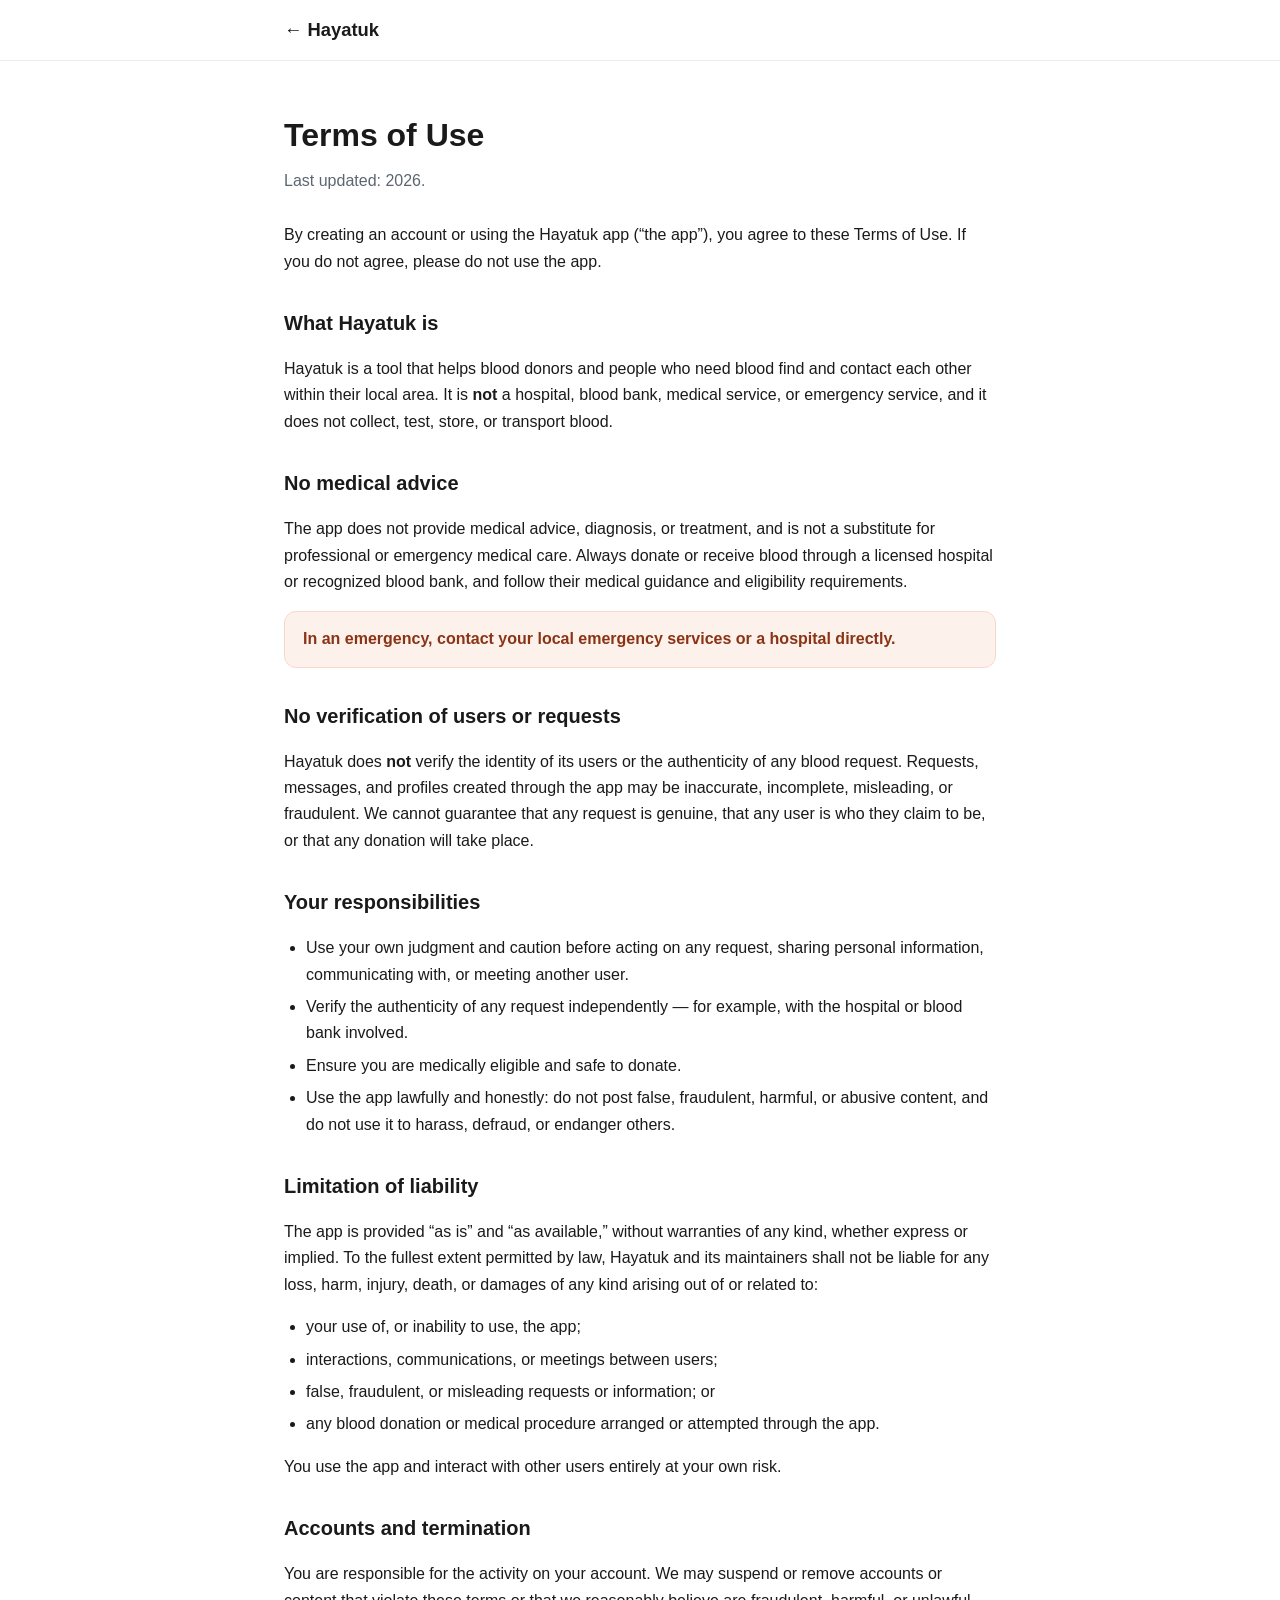
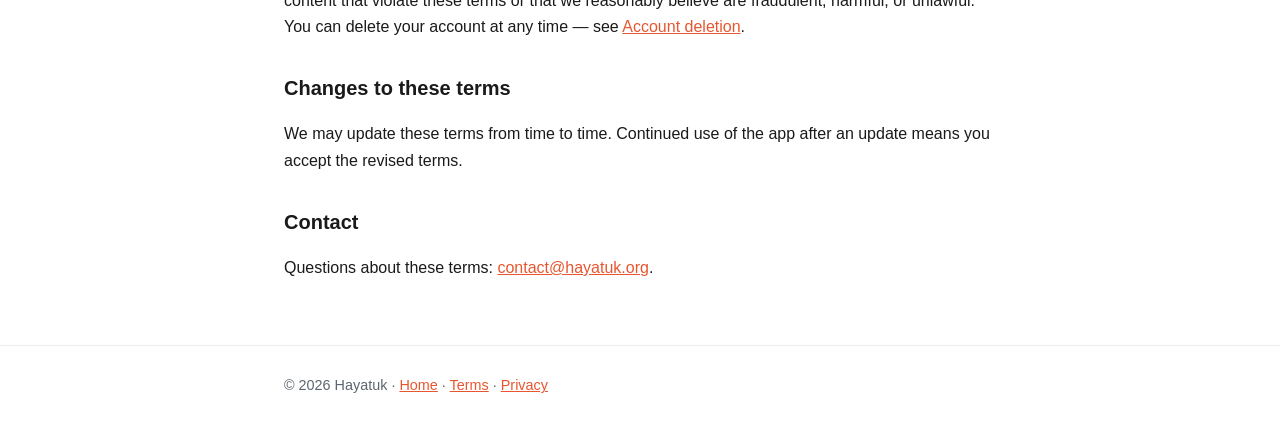
<file: terms.html>
<!DOCTYPE html>
<html lang="en">
<head>
  <meta charset="UTF-8" />
  <meta name="viewport" content="width=device-width, initial-scale=1.0" />
  <title>Terms of Use — Hayatuk</title>
  <meta name="description" content="Terms of Use for the Hayatuk app, including authenticity and liability disclaimers." />
  <style>
    :root { --orange:#e8562f; --ink:#1a1a1a; --muted:#5c6670; --border:#ececec; }
    *{box-sizing:border-box}
    body{margin:0;font-family:-apple-system,BlinkMacSystemFont,"Segoe UI",Roboto,Helvetica,Arial,sans-serif;color:var(--ink);line-height:1.65}
    a{color:var(--orange)}
    header{border-bottom:1px solid var(--border)}
    .wrap{max-width:760px;margin:0 auto;padding:0 24px}
    .nav{height:60px;display:flex;align-items:center;font-weight:800;font-size:1.15rem}
    .nav a{color:var(--ink);text-decoration:none}
    main{padding:48px 0}
    h1{font-size:2rem;margin:0 0 6px}
    .updated{color:var(--muted);margin:0 0 28px}
    h2{margin:32px 0 10px;font-size:1.25rem}
    ul{padding-left:22px}
    li{margin:6px 0}
    .note{background:#fdf1ec;border:1px solid #f6d9cc;border-radius:12px;padding:14px 18px;color:#8a3415}
    footer{border-top:1px solid var(--border);padding:28px 0;color:var(--muted);font-size:.9rem}
  </style>
</head>
<body>
  <header><div class="wrap nav"><a href="index.html">← Hayatuk</a></div></header>
  <main>
    <div class="wrap">
      <h1>Terms of Use</h1>
      <p class="updated">Last updated: 2026.</p>

      <p>By creating an account or using the Hayatuk app (“the app”), you agree to these Terms of Use. If you do not agree, please do not use the app.</p>

      <h2>What Hayatuk is</h2>
      <p>Hayatuk is a tool that helps blood donors and people who need blood find and contact each other within their local area. It is <strong>not</strong> a hospital, blood bank, medical service, or emergency service, and it does not collect, test, store, or transport blood.</p>

      <h2>No medical advice</h2>
      <p>The app does not provide medical advice, diagnosis, or treatment, and is not a substitute for professional or emergency medical care. Always donate or receive blood through a licensed hospital or recognized blood bank, and follow their medical guidance and eligibility requirements.</p>
      <p class="note"><strong>In an emergency, contact your local emergency services or a hospital directly.</strong></p>

      <h2>No verification of users or requests</h2>
      <p>Hayatuk does <strong>not</strong> verify the identity of its users or the authenticity of any blood request. Requests, messages, and profiles created through the app may be inaccurate, incomplete, misleading, or fraudulent. We cannot guarantee that any request is genuine, that any user is who they claim to be, or that any donation will take place.</p>

      <h2>Your responsibilities</h2>
      <ul>
        <li>Use your own judgment and caution before acting on any request, sharing personal information, communicating with, or meeting another user.</li>
        <li>Verify the authenticity of any request independently — for example, with the hospital or blood bank involved.</li>
        <li>Ensure you are medically eligible and safe to donate.</li>
        <li>Use the app lawfully and honestly: do not post false, fraudulent, harmful, or abusive content, and do not use it to harass, defraud, or endanger others.</li>
      </ul>

      <h2>Limitation of liability</h2>
      <p>The app is provided “as is” and “as available,” without warranties of any kind, whether express or implied. To the fullest extent permitted by law, Hayatuk and its maintainers shall not be liable for any loss, harm, injury, death, or damages of any kind arising out of or related to:</p>
      <ul>
        <li>your use of, or inability to use, the app;</li>
        <li>interactions, communications, or meetings between users;</li>
        <li>false, fraudulent, or misleading requests or information; or</li>
        <li>any blood donation or medical procedure arranged or attempted through the app.</li>
      </ul>
      <p>You use the app and interact with other users entirely at your own risk.</p>

      <h2>Accounts and termination</h2>
      <p>You are responsible for the activity on your account. We may suspend or remove accounts or content that violate these terms or that we reasonably believe are fraudulent, harmful, or unlawful. You can delete your account at any time — see <a href="account-deletion.html">Account deletion</a>.</p>

      <h2>Changes to these terms</h2>
      <p>We may update these terms from time to time. Continued use of the app after an update means you accept the revised terms.</p>

      <h2>Contact</h2>
      <p>Questions about these terms: <a href="mailto:contact@hayatuk.org">contact@hayatuk.org</a>.</p>
    </div>
  </main>
  <footer><div class="wrap">© <span id="yr">2026</span> Hayatuk · <a href="index.html">Home</a> · <a href="terms.html">Terms</a> · <a href="privacy.html">Privacy</a></div></footer>
  <script>document.getElementById('yr').textContent=new Date().getFullYear();</script>
</body>
</html>
</file>
<file: styles.css>
:root {
  --orange: #e8562f;
  --orange-dark: #d2441c;
  --ink: #1a1a1a;
  --muted: #5c6670;
  --bg: #ffffff;
  --bg-soft: #fdf1ec;
  --border: #ececec;
  --radius: 16px;
  --maxw: 1080px;
}
* { box-sizing: border-box; }
html { scroll-behavior: smooth; }
body {
  margin: 0;
  font-family: -apple-system, BlinkMacSystemFont, "Segoe UI", Roboto, Helvetica, Arial, sans-serif;
  color: var(--ink);
  background: var(--bg);
  line-height: 1.6;
  -webkit-font-smoothing: antialiased;
}
a { color: var(--orange); text-decoration: none; }
a:hover { text-decoration: underline; }
.wrap { max-width: var(--maxw); margin: 0 auto; padding: 0 24px; }

/* Header */
header {
  position: sticky; top: 0; z-index: 10;
  background: rgba(255,255,255,0.92);
  backdrop-filter: saturate(180%) blur(8px);
  border-bottom: 1px solid var(--border);
}
.nav { display: flex; align-items: center; justify-content: space-between; height: 64px; gap: 16px; }
.brand { display: flex; align-items: center; gap: 10px; font-weight: 800; font-size: 1.25rem; color: var(--ink); }
.brand:hover { text-decoration: none; }
.brand .logo { width: 30px; height: 30px; display: block; }
.nav-right { display: flex; align-items: center; gap: 8px; }
.nav-links a { color: var(--muted); margin-inline-start: 22px; font-weight: 600; font-size: .95rem; }
.nav-links a:hover { color: var(--orange); }
.lang-switch { display: flex; align-items: center; gap: 6px; margin-inline-start: 18px; font-size: .9rem; }
.lang-switch a { color: var(--muted); font-weight: 700; padding: 2px 6px; border-radius: 6px; }
.lang-switch a:hover { color: var(--orange); text-decoration: none; }
.lang-switch a.active { color: #fff; background: var(--orange); }
@media (max-width: 680px) { .nav-links { display: none; } }

/* Hero */
.hero { background: linear-gradient(180deg, var(--bg-soft), #fff); padding: 72px 0 56px; text-align: center; }
.hero h1 { font-size: clamp(2rem, 5vw, 3.25rem); line-height: 1.1; margin: 0 0 16px; letter-spacing: -0.02em; }
.hero h1 .accent { color: var(--orange); }
.hero p.lead { font-size: clamp(1.05rem, 2.2vw, 1.3rem); color: var(--muted); max-width: 660px; margin: 0 auto 32px; }
.cta-row { display: flex; gap: 14px; justify-content: center; flex-wrap: wrap; }
.btn {
  display: inline-block; padding: 14px 26px; border-radius: 999px; font-weight: 700;
  background: var(--orange); color: #fff; border: 2px solid var(--orange);
}
.btn:hover { background: var(--orange-dark); border-color: var(--orange-dark); text-decoration: none; }
.btn.secondary { background: #fff; color: var(--orange); }
.btn.secondary:hover { background: var(--bg-soft); }

/* Sections */
section { padding: 64px 0; }
section h2 { font-size: clamp(1.5rem, 3.5vw, 2.1rem); margin: 0 0 14px; letter-spacing: -0.01em; }
.section-intro { color: var(--muted); max-width: 680px; margin: 0 0 40px; font-size: 1.08rem; }
.alt { background: var(--bg-soft); }

/* Grid cards */
.grid { display: grid; grid-template-columns: repeat(auto-fit, minmax(240px, 1fr)); gap: 24px; }
.card { background: #fff; border: 1px solid var(--border); border-radius: var(--radius); padding: 28px; }
.card .num { display: inline-flex; align-items: center; justify-content: center; width: 38px; height: 38px; border-radius: 50%; background: var(--orange); color: #fff; font-weight: 800; margin-bottom: 14px; }
.card h3 { margin: 0 0 8px; font-size: 1.15rem; }
.card p { margin: 0; color: var(--muted); }

/* Why */
.why p { font-size: 1.12rem; max-width: 760px; color: #33383d; }

/* Privacy list */
.privacy-list { list-style: none; padding: 0; margin: 0; display: grid; grid-template-columns: repeat(auto-fit, minmax(260px, 1fr)); gap: 18px; }
.privacy-list li { padding-inline-start: 30px; position: relative; color: #33383d; }
.privacy-list li::before { content: "✓"; position: absolute; inset-inline-start: 0; top: 0; color: var(--orange); font-weight: 800; }

/* Footer */
footer { border-top: 1px solid var(--border); padding: 40px 0; color: var(--muted); font-size: .92rem; }
.foot-links { display: flex; gap: 22px; flex-wrap: wrap; margin-bottom: 16px; }
.foot-links a { color: var(--ink); font-weight: 600; }
.disclaimer { font-size: .85rem; color: #8a929a; max-width: 760px; }
</file>
